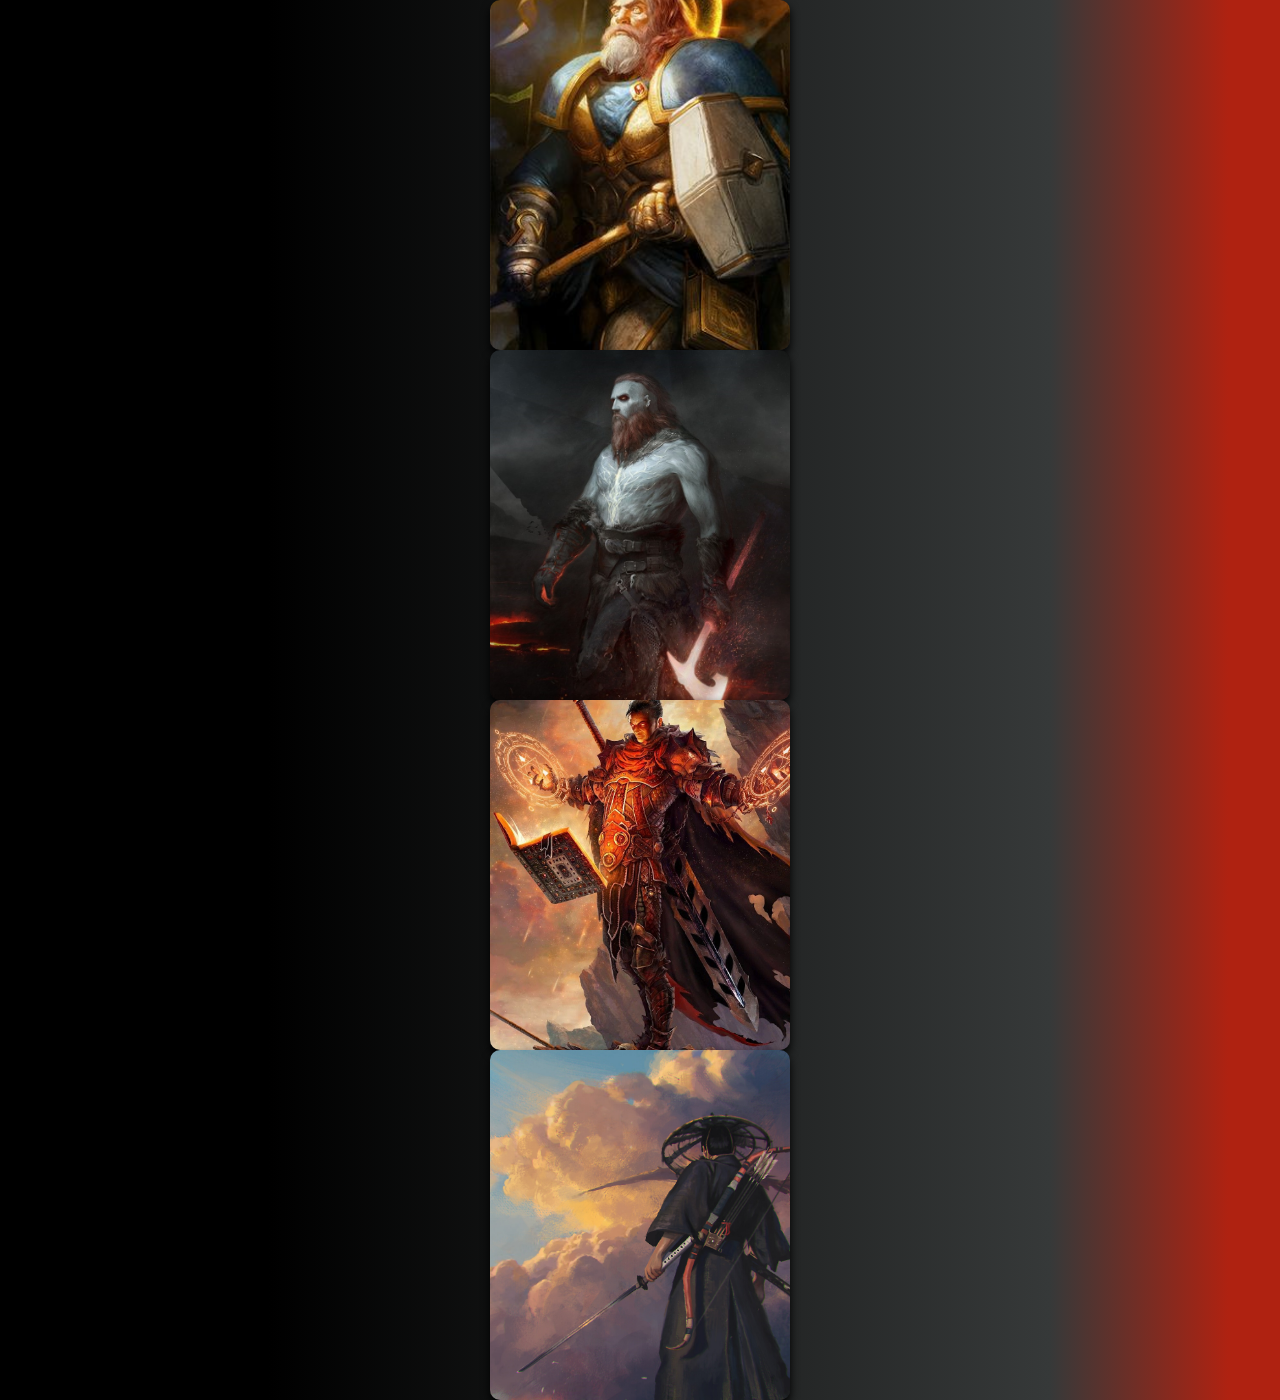
<file: index.html>
<!DOCTYPE html>
<html lang="en">
<head>
    <meta charset="UTF-8">
    <meta http-equiv="X-UA-Compatible" content="IE=edge">
    <meta name="viewport" content="width=device-width, initial-scale=1.0">
    <title>Document</title>
    <link rel="stylesheet" href="./card.css">
</head>
<body>
    <div class="gallery">
    <div class="card">
        <div class="face front">
            <img src="./dimmz.jpg" alt="Dimmz">
            <h3>Dimmz</h3>
        </div>
        <div class="face back">
            <h3>Dimmz</h3>
            <p>Nacio en una familia de Profugos de las tierras de Novosibirsk, Cuando apenas era un niño su familia abandonaron sus tierras con la promesa de 
                que su hijo volveria y haria justicia
            </p>
            
            <div class="link">
                <a href="./dimmz.html">Details</a>

            </div>

            
        </div>
    </div>

    <div class="card">
        <div class="face front">
            <img src="./raiferick.jpg" alt="Raiferick">
            <h3>Raifercik</h3>
        </div>
        <div class="face back">
            <h3>Raiferick</h3>
            <p>Señor de la guerra y rey ​​de mataderos. Fue una amenaza para Raack
                 antes de que descubriera como manejar el tiempo y las artes de la relatividad.
                Su sueño es convertirse en rey de toda Argentina.</p>
            
            <div class="link">
                <a href="./raiferick.html">Details</a>

            </div>

            
        </div>
    </div>

    <div class="card">
        <div class="face front">
            <img src="./Raack3.jpg" alt="Raack">
            <h3>Raack</h3>
        </div>
        <div class="face back">
            <h3>Raack</h3>
            <p>Maestro en las artes del Tiempo y la relatividad, Tiempo atras murio. pero su alma
                nego toda existencia de la muerte, ya que esta solo puede ser dada con el paso del tiempo
                 y el sabe dominarlo</p>
            
            <div class="link">
                <a href="./raack.html">Details</a>

            </div>

            
        </div>
    </div>
    <div class="card">
        <div class="face front">
            <img src="./samurai warrior.jpg" alt="kyrie">
            <h3>Kyrie</h3>
        </div>
        <div class="face back">
            <h3>Kyrie</h3>
            <p>Asesino de humor negro. Se cree que odia a todo el mundo por igual, pero en el fondo 
                se ve un fuerte desprecio a los gordos y judios
            </p>
            
            <div class="link">
                <a href="./kyrie.html">Details</a>

            </div>

            
        </div>
    </div>
</div>        

    
</body>
</html>
</file>
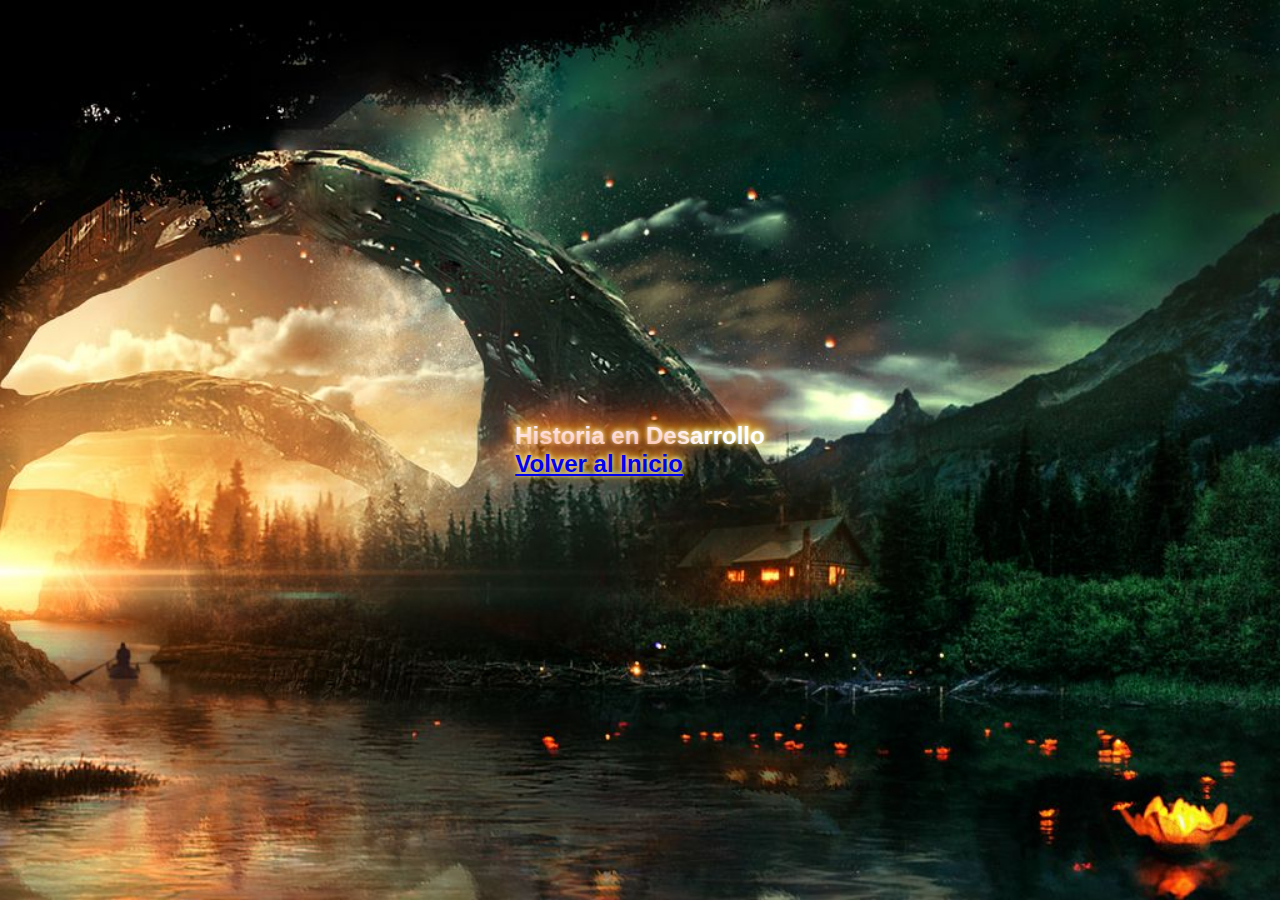
<file: dimmz.html>
<!DOCTYPE html>
<html lang="en">
<head>
    <meta charset="UTF-8">
    <meta http-equiv="X-UA-Compatible" content="IE=edge">
    <meta name="viewport" content="width=device-width, initial-scale=1.0">
    <title>Document</title>
    <link rel="stylesheet" href="./history-dimmz.css">
</head>
<body>
    <h2 >Historia en Desarrollo  <br>
        <a href="./index.html">Volver al Inicio</a>
    </h2> 
</body>
</html>
</file>
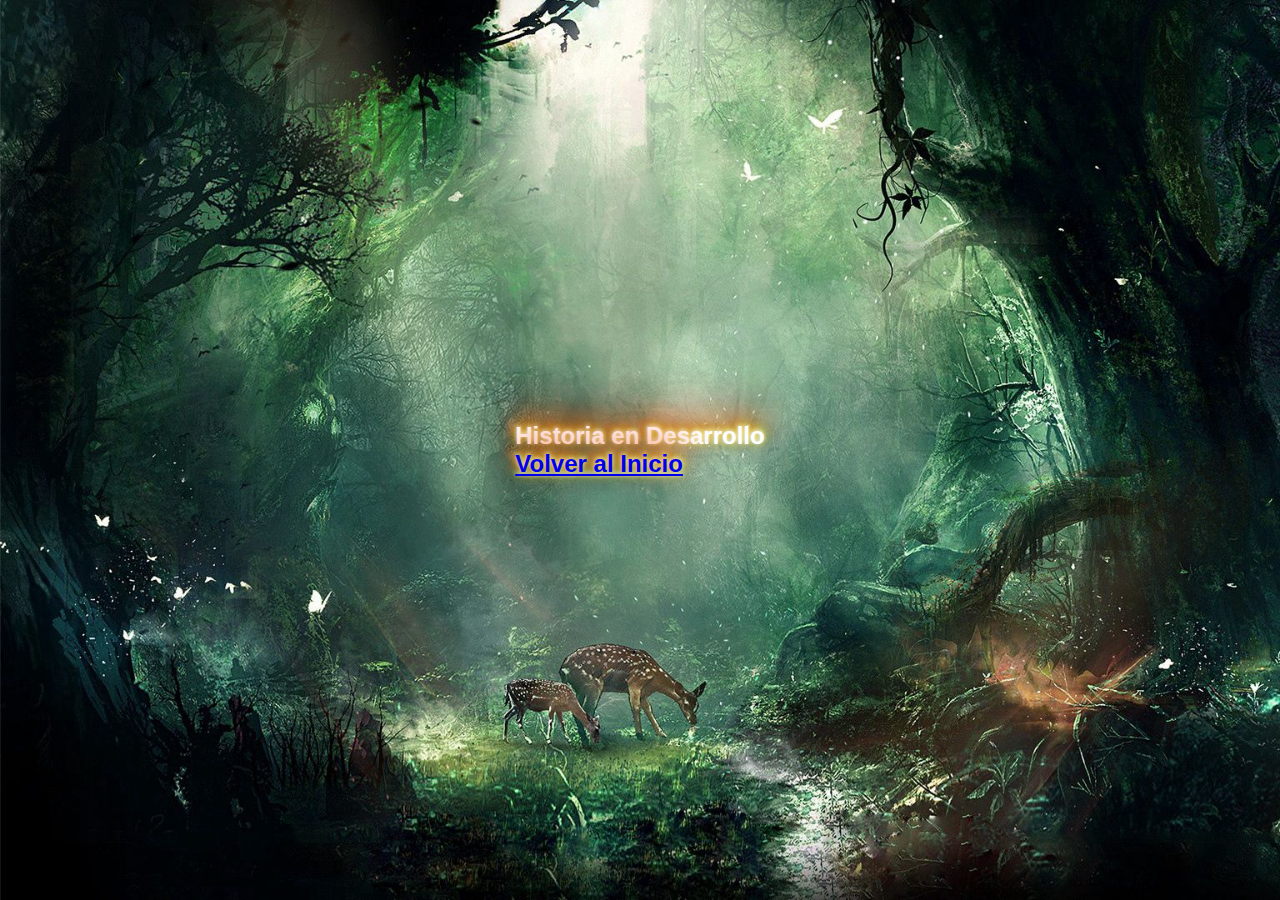
<file: raack.html>
<!DOCTYPE html>
<html lang="en">
<head>
    <meta charset="UTF-8">
    <meta http-equiv="X-UA-Compatible" content="IE=edge">
    <meta name="viewport" content="width=device-width, initial-scale=1.0">
    <title>Document</title>
    <link rel="stylesheet" href="./history-raack.css">
</head>
<body>
    
    <h2 >Historia en Desarrollo  <br>
        <a href="./index.html">Volver al Inicio</a>
    </h2> 
</body>
</html>
</file>
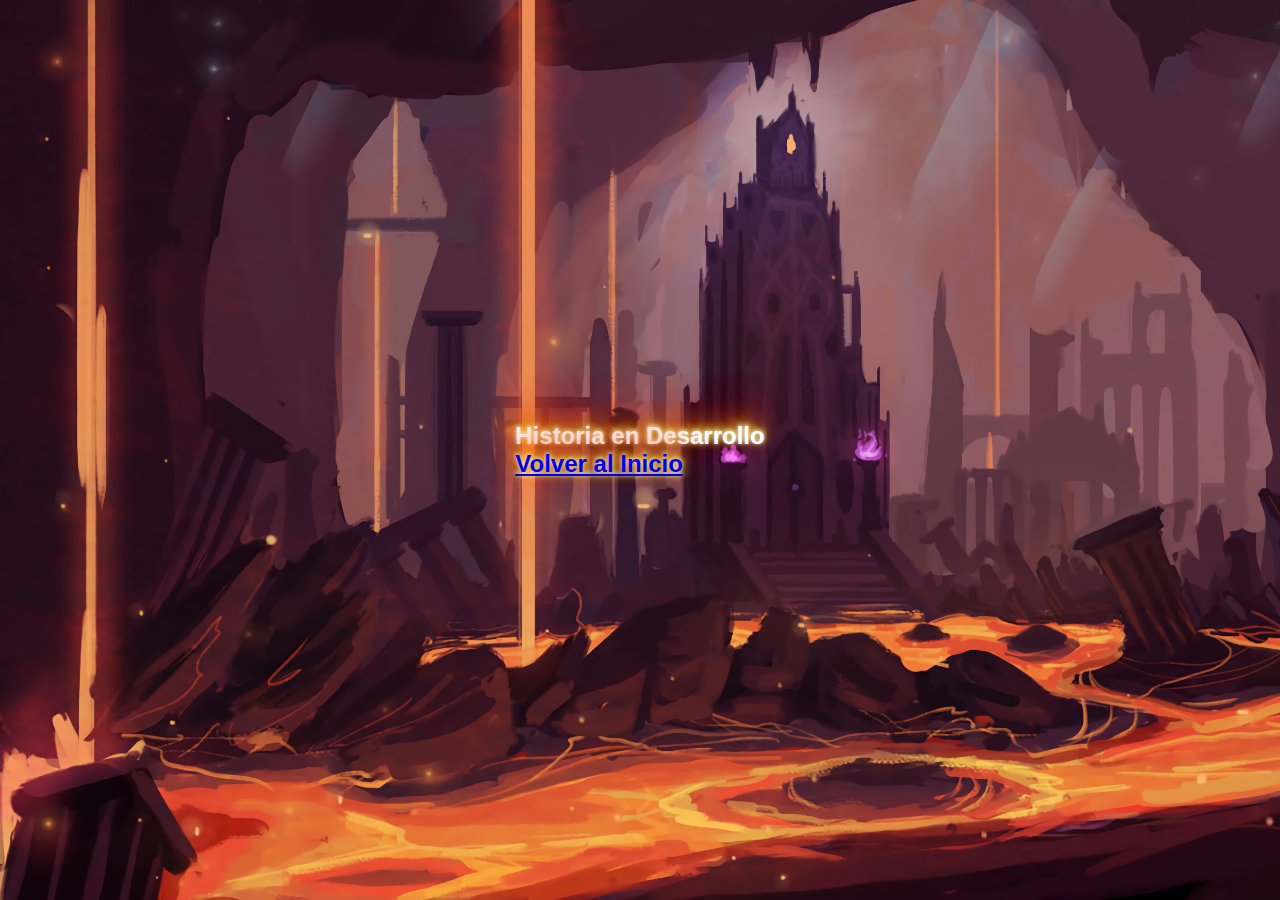
<file: raiferick.html>
<!DOCTYPE html>
<html lang="en">
<head>
    <meta charset="UTF-8">
    <meta http-equiv="X-UA-Compatible" content="IE=edge">
    <meta name="viewport" content="width=device-width, initial-scale=1.0">
    <title>Document</title>
    <link rel="stylesheet" href="./history-raiferick.css">
</head>
<body>

    <h2 >Historia en Desarrollo  <br>
        <a href="./index.html">Volver al Inicio</a>
    </h2> 
    
    
</body>
</html>
</file>
<file: card.css>
*{
    margin: 0;
    padding: 0;
    box-sizing: border-box;
    font-family: sans-serif;

}

body {
    display: flex;
    flex-wrap: wrap ;
    align-items: center;
    justify-content: center;
    min-height: 100vh;
    background: rgb(0,0,0);
    background: linear-gradient(90deg, rgba(0,0,0,1) 21%, rgba(54,57,57,1) 82%, rgba(175,34,17,1) 96%);
}

.card {
    position: relative;
    width: 300px;
    height: 350px;
}

.card .face {
    position: absolute;
    width: 100%;
    height: 100%;
    backface-visibility: hidden;
    border-radius: 10px;
    overflow: hidden;
    transition: .5s;
}



.card .front {
    transform: perspective(600px) rotateY(0deg);
    box-shadow: 0 5px 10px #000;
}

.card .front img {
    position: absolute;
    width: 100%;
    height: 100%;
    object-fit: cover;

}

.card .front h3 {
    width: 100%;
    height: 45px;
    line-height: 45px;
    color: #FFF;
    background: rgba(0, 0, 0, .4);
    text-align: center;
}

.card .back {
    transform: perspective(600px) rotateY(180deg);
    background: rgb(3, 35, 54);
    padding: 15px;
    color: #f3f3f3;
    display: flex;
    flex-direction: column;
    justify-content: space-between;
    text-align: center;
    box-shadow: 0 5px 10px #000;
}

.card .back .link {
    border-top: solid 1px #f3f3f3;
    height: 50px;
    line-height: 50px;
}

.card .back .link a {
    color: #f3f3f3;
}

.card .back .h3 {
    font-size: 30px;
    margin-top: 20px;
    letter-spacing: 2px;
}

.card .back p {
    letter-spacing: 1px;
}

.card:hover .front {
    transform: perspective(600px) rotateY(180deg);
}

.card:hover .back {
    transform: perspective(600px) rotateY(360deg);
}
</file>
<file: history-dimmz.css>
*{
    margin: 0;
    padding: 0;
    box-sizing: border-box;
    font-family: sans-serif;

}

body {
    display: flex;
    flex-wrap: wrap ;
    align-items: center;
    justify-content: center;
    min-height: 100vh;
    background-image: url(./mountain\ night.jpg);
    background-repeat: no-repeat;
    background-size:cover;
    background-position: center;
    }

    h2 {color: #FFFFFF; 
        
        text-shadow: 0 -1px 4px #FFF, 0 -2px 10px #ff0, 0 -10px 20px #ff8000, 0 -18px 40px #F00, -8px -7px 5px rgba(179,98,55,0.53); 
    }
</file>
<file: history-raack.css>
*{
    margin: 0;
    padding: 0;
    box-sizing: border-box;
    font-family: sans-serif;

}

body {
    display: flex;
    flex-wrap: wrap ;
    align-items: center;
    justify-content: center;
    min-height: 100vh;
    background-image: url(../forest.jpg);
    background-repeat: no-repeat;
    background-size:cover;
}

h2 {color: #FFFFFF; 
        
    text-shadow: 0 -1px 4px #FFF, 0 -2px 10px #ff0, 0 -10px 20px #ff8000, 0 -18px 40px #F00, -8px -7px 5px rgba(179,98,55,0.53); 
}
</file>
<file: history-raiferick.css>
*{
    margin: 0;
    padding: 0;
    box-sizing: border-box;
    font-family: sans-serif;

}

body {
    display: flex;
    flex-wrap: wrap ;
    align-items: center;
    justify-content: center;
    min-height: 100vh;
    background-image: url(./castle\ lava.jpg);
    background-repeat: no-repeat;
    background-size:cover;
}

h2 {color: #FFFFFF; 
        
    text-shadow: 0 -1px 4px #FFF, 0 -2px 10px #ff0, 0 -10px 20px #ff8000, 0 -18px 40px #F00, -8px -7px 5px rgba(179,98,55,0.53); 
}
</file>
